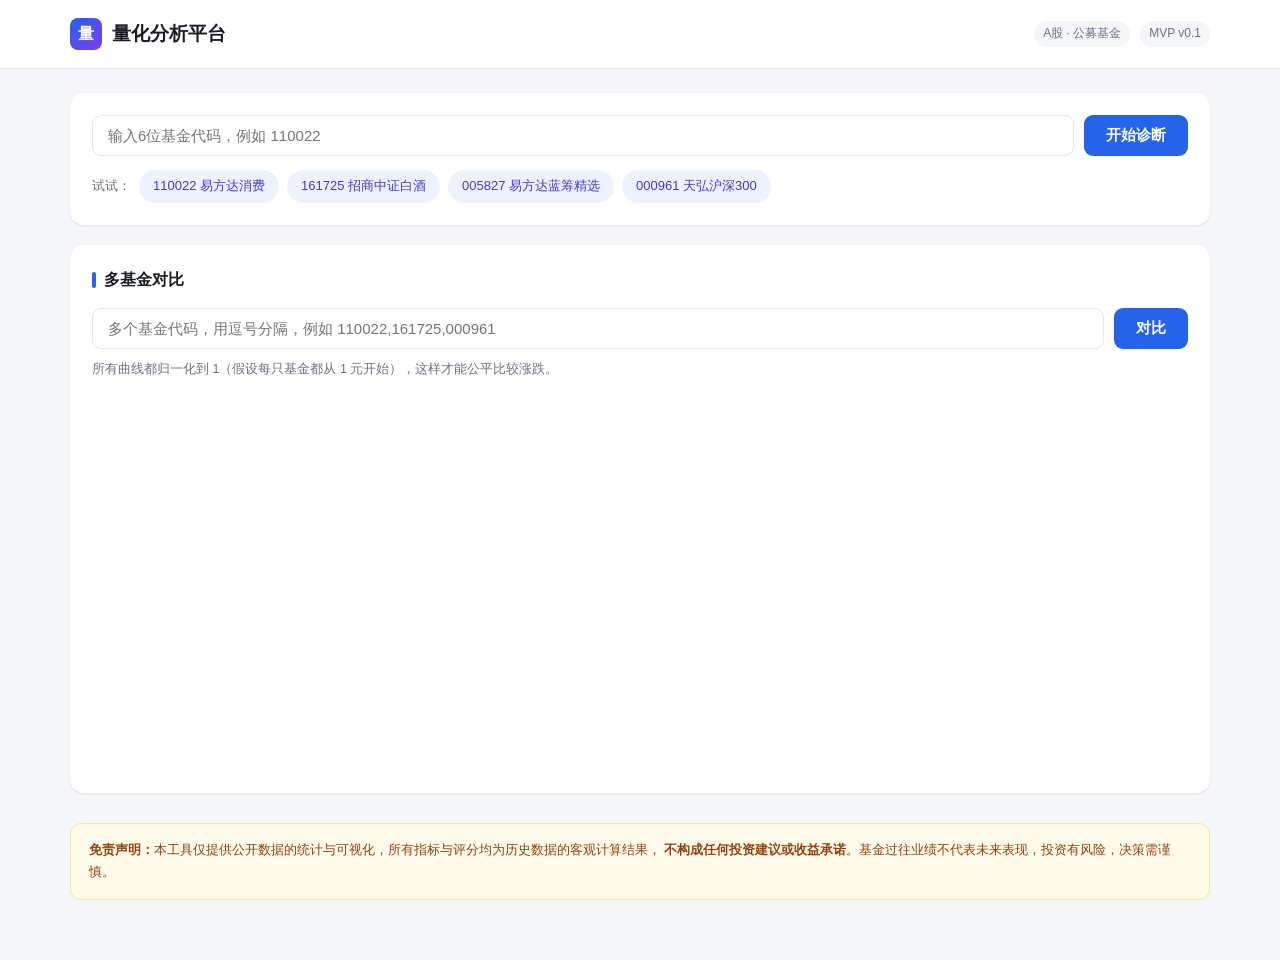
<file: static/index.html>
<!DOCTYPE html>
<html lang="zh-CN">
<head>
<meta charset="UTF-8">
<meta name="viewport" content="width=device-width, initial-scale=1.0">
<title>量化分析平台 · 基金诊断</title>
<script src="/static/vendor/echarts.min.js"></script>
<style>
  :root{
    --bg:#f5f6fa; --card:#ffffff; --text:#1a1d26; --muted:#6b7280;
    --primary:#2563eb; --primary-dark:#1d4ed8; --green:#16a34a; --red:#dc2626;
    --border:#e5e7eb; --shadow:0 1px 3px rgba(0,0,0,.06),0 1px 2px rgba(0,0,0,.04);
  }
  *{box-sizing:border-box;margin:0;padding:0}
  body{
    font-family:-apple-system,BlinkMacSystemFont,"Segoe UI","PingFang SC","Microsoft YaHei",sans-serif;
    background:var(--bg); color:var(--text); line-height:1.6; padding-bottom:60px;
  }
  .container{max-width:1180px;margin:0 auto;padding:0 20px}

  /* 顶部 */
  header{background:#fff;border-bottom:1px solid var(--border);padding:18px 0;margin-bottom:24px}
  .header-inner{display:flex;align-items:center;justify-content:space-between;flex-wrap:wrap;gap:12px}
  .logo{display:flex;align-items:center;gap:10px;font-size:19px;font-weight:700}
  .logo-badge{width:32px;height:32px;border-radius:8px;background:linear-gradient(135deg,#2563eb,#7c3aed);
    color:#fff;display:flex;align-items:center;justify-content:center;font-size:16px;font-weight:700}
  .tag{font-size:12px;color:var(--muted);background:var(--bg);padding:3px 9px;border-radius:20px}

  /* 搜索区 */
  .search-card{background:var(--card);border-radius:14px;padding:22px;box-shadow:var(--shadow);margin-bottom:20px}
  .search-row{display:flex;gap:10px;flex-wrap:wrap}
  input[type=text]{
    flex:1;min-width:200px;padding:11px 15px;border:1px solid var(--border);border-radius:9px;
    font-size:15px;outline:none;transition:.2s;font-family:inherit
  }
  input[type=text]:focus{border-color:var(--primary);box-shadow:0 0 0 3px rgba(37,99,235,.1)}
  button{
    padding:11px 22px;border:none;border-radius:9px;background:var(--primary);color:#fff;
    font-size:15px;font-weight:600;cursor:pointer;transition:.2s;font-family:inherit
  }
  button:hover{background:var(--primary-dark)}
  button:disabled{opacity:.55;cursor:not-allowed}
  .quick{display:flex;gap:8px;flex-wrap:wrap;margin-top:14px;align-items:center}
  .quick span{font-size:13px;color:var(--muted)}
  .chip{
    padding:5px 13px;border-radius:20px;background:#eef2ff;color:#4338ca;font-size:13px;
    cursor:pointer;border:1px solid transparent;transition:.2s
  }
  .chip:hover{background:#e0e7ff;border-color:#c7d2fe}

  /* 卡片 */
  .card{background:var(--card);border-radius:14px;padding:22px;box-shadow:var(--shadow);margin-bottom:20px}
  .card-title{font-size:16px;font-weight:700;margin-bottom:16px;display:flex;align-items:center;gap:8px}
  .card-title::before{content:"";width:4px;height:16px;background:var(--primary);border-radius:2px}

  /* 基金头部信息 */
  .fund-head{display:flex;align-items:flex-start;justify-content:space-between;flex-wrap:wrap;gap:16px;margin-bottom:8px}
  .fund-name{font-size:22px;font-weight:700}
  .fund-meta{font-size:13px;color:var(--muted);margin-top:4px}
  .score-box{text-align:center;min-width:120px}
  .score-num{font-size:38px;font-weight:800;line-height:1.1;color:var(--primary)}
  .score-label{font-size:13px;color:var(--muted)}

  /* 指标网格 */
  .metrics{display:grid;grid-template-columns:repeat(auto-fit,minmax(150px,1fr));gap:14px;margin-top:20px}
  .metric{background:var(--bg);border-radius:11px;padding:15px}
  .metric-label{font-size:12px;color:var(--muted);margin-bottom:5px}
  .metric-value{font-size:21px;font-weight:700;font-variant-numeric:tabular-nums}
  .metric-sub{font-size:11px;color:var(--muted);margin-top:2px}
  .pos{color:var(--red)}   /* A股习惯：红涨绿跌 */
  .neg{color:var(--green)}
  .neutral{color:var(--text)}

  /* 图表 */
  .chart{width:100%;height:380px}
  .chart-sm{width:100%;height:220px}

  /* 状态提示 */
  .hint{padding:16px;text-align:center;color:var(--muted);font-size:14px}
  .error{background:#fef2f2;color:#b91c1c;border:1px solid #fecaca;border-radius:10px;padding:13px 16px;font-size:14px}
  .loading{display:flex;align-items:center;justify-content:center;gap:10px;padding:40px;color:var(--muted)}
  .spinner{width:18px;height:18px;border:2px solid var(--border);border-top-color:var(--primary);
    border-radius:50%;animation:spin .7s linear infinite}
  @keyframes spin{to{transform:rotate(360deg)}}

  .hidden{display:none !important}

  /* 免责声明 */
  .disclaimer{margin-top:30px;padding:16px 18px;background:#fffbeb;border:1px solid #fde68a;
    border-radius:11px;font-size:12.5px;color:#92400e;line-height:1.7}

  /* 对比列表 */
  .legend-dot{display:inline-block;width:9px;height:9px;border-radius:50%;margin-right:6px}
</style>
</head>
<body>

<header>
  <div class="container header-inner">
    <div class="logo">
      <div class="logo-badge">量</div>
      <div>量化分析平台</div>
    </div>
    <div style="display:flex;gap:10px;align-items:center">
      <span class="tag">A股 · 公募基金</span>
      <span class="tag">MVP v0.1</span>
    </div>
  </div>
</header>

<div class="container">

  <!-- 搜索 -->
  <div class="search-card">
    <div class="search-row">
      <input type="text" id="codeInput" placeholder="输入6位基金代码，例如 110022" maxlength="6"
             onkeydown="if(event.key==='Enter') analyze()">
      <button id="analyzeBtn" onclick="analyze()">开始诊断</button>
    </div>
    <div class="quick">
      <span>试试：</span>
      <div class="chip" onclick="quickPick('110022')">110022 易方达消费</div>
      <div class="chip" onclick="quickPick('161725')">161725 招商中证白酒</div>
      <div class="chip" onclick="quickPick('005827')">005827 易方达蓝筹精选</div>
      <div class="chip" onclick="quickPick('000961')">000961 天弘沪深300</div>
    </div>
  </div>

  <!-- 加载/错误 -->
  <div id="loading" class="loading hidden"><div class="spinner"></div><span>正在获取并计算数据…（首次查询需抓取全历史，约1-2秒）</span></div>
  <div id="errorBox" class="error hidden"></div>

  <!-- 结果区 -->
  <div id="result" class="hidden">

    <!-- 概况 -->
    <div class="card">
      <div class="fund-head">
        <div>
          <div class="fund-name" id="fundName">—</div>
          <div class="fund-meta" id="fundMeta">—</div>
        </div>
        <div class="score-box">
          <div class="score-num" id="scoreNum">—</div>
          <div class="score-label" id="scoreGrade">综合评分</div>
        </div>
      </div>

      <div class="metrics" id="metricGrid"></div>
    </div>

    <!-- 净值曲线 -->
    <div class="card">
      <div class="card-title">单位净值走势</div>
      <div id="navChart" class="chart"></div>
    </div>

    <!-- 回撤 -->
    <div class="card">
      <div class="card-title">回撤走势（水下曲线）</div>
      <div class="hint" style="padding:0 0 10px 0;text-align:left;font-size:12.5px">
        曲线越深表示当时亏损越大。这是判断"自己能不能拿得住"最直观的图。
      </div>
      <div id="ddChart" class="chart-sm"></div>
    </div>

    <!-- 评分拆解 -->
    <div class="card">
      <div class="card-title">评分拆解</div>
      <div id="scoreChart" class="chart-sm"></div>
    </div>
  </div>

  <!-- 对比 -->
  <div class="card">
    <div class="card-title">多基金对比</div>
    <div class="search-row">
      <input type="text" id="compareInput" placeholder="多个基金代码，用逗号分隔，例如 110022,161725,000961">
      <button onclick="compare()">对比</button>
    </div>
    <div class="hint" style="text-align:left;font-size:12.5px;padding:10px 0 0">
      所有曲线都归一化到 1（假设每只基金都从 1 元开始），这样才能公平比较涨跌。
    </div>
    <div id="compareChart" class="chart" style="margin-top:12px"></div>
  </div>

  <div class="disclaimer">
    <strong>免责声明：</strong>本工具仅提供公开数据的统计与可视化，所有指标与评分均为历史数据的客观计算结果，
    <strong>不构成任何投资建议或收益承诺</strong>。基金过往业绩不代表未来表现，投资有风险，决策需谨慎。
  </div>
</div>

<script>
// ============================================================
// 全局状态
// ============================================================
let navChartInstance = null;
let ddChartInstance = null;
let scoreChartInstance = null;
let compareChartInstance = null;

const COLORS = ['#2563eb','#dc2626','#16a34a','#d97706','#7c3aed','#0891b2'];

// ============================================================
// 工具函数
// ============================================================
function pct(v, digits = 2){
  if (v === null || v === undefined) return '—';
  return (v * 100).toFixed(digits) + '%';
}
function fmt(v, digits = 2){
  if (v === null || v === undefined) return '—';
  return Number(v).toFixed(digits);
}
function cls(v){
  if (v > 0) return 'pos';
  if (v < 0) return 'neg';
  return 'neutral';
}
function show(id){ document.getElementById(id).classList.remove('hidden'); }
function hide(id){ document.getElementById(id).classList.add('hidden'); }

function quickPick(code){
  document.getElementById('codeInput').value = code;
  analyze();
}

// ============================================================
// 主流程：诊断一只基金
// ============================================================
async function analyze(){
  const code = document.getElementById('codeInput').value.trim();
  if (!/^\d{6}$/.test(code)) {
    showError('请输入6位数字的基金代码，例如 110022');
    return;
  }

  hide('errorBox');
  hide('result');
  show('loading');
  document.getElementById('analyzeBtn').disabled = true;

  try{
    const resp = await fetch(`/api/funds/${code}`);
    if (!resp.ok){
      const err = await resp.json().catch(() => ({}));
      throw new Error(err.detail || `请求失败 (HTTP ${resp.status})`);
    }
    const data = await resp.json();
    // 注意顺序：必须先把结果区显示出来，再初始化图表。
    // 否则 ECharts 在 display:none 的容器里初始化，会得到宽度 0，图形被压成一条竖线。
    show('result');
    renderFund(data);
    // 容器刚从隐藏变可见，通知图表重新测量尺寸
    [navChartInstance, ddChartInstance, scoreChartInstance]
      .forEach(c => c && c.resize());
  } catch(e){
    showError(e.message);
  } finally {
    hide('loading');
    document.getElementById('analyzeBtn').disabled = false;
  }
}

function showError(msg){
  const box = document.getElementById('errorBox');
  box.textContent = '❌ ' + msg;
  box.classList.remove('hidden');
}

// ============================================================
// 渲染
// ============================================================
function renderFund(data){
  const {info, metrics, score, nav_series, drawdown_series} = data;

  // 头部
  document.getElementById('fundName').textContent = info.name || info.code;
  document.getElementById('fundMeta').textContent =
    `${info.code} · ${info.fund_type || '未知类型'} · ${metrics.start_date} 至 ${metrics.end_date} · ${metrics.days} 个交易日`;

  document.getElementById('scoreNum').textContent = score.total_score;
  document.getElementById('scoreGrade').textContent = '综合评分 · ' + score.grade;

  // 指标卡片
  const cards = [
    {label:'区间总收益', value: pct(metrics.total_return), cls: cls(metrics.total_return)},
    {label:'年化收益', value: pct(metrics.annual_return), cls: cls(metrics.annual_return)},
    {label:'最大回撤', value: pct(metrics.max_drawdown), cls: 'neg'},
    {label:'年化波动率', value: pct(metrics.annual_volatility), cls: 'neutral'},
    {label:'夏普比率', value: fmt(metrics.sharpe), cls: cls(metrics.sharpe)},
    {label:'索提诺比率', value: fmt(metrics.sortino), cls: cls(metrics.sortino)},
    {label:'卡玛比率', value: fmt(metrics.calmar), cls: cls(metrics.calmar)},
    {label:'日胜率', value: pct(metrics.win_rate, 1), cls: 'neutral'},
    {label:'最新净值', value: fmt(metrics.latest_nav, 4), cls: 'neutral'},
    {label:'单日最大涨幅', value: pct(metrics.best_day), cls: 'pos'},
    {label:'单日最大跌幅', value: pct(metrics.worst_day), cls: 'neg'},
  ];
  document.getElementById('metricGrid').innerHTML = cards.map(c => `
    <div class="metric">
      <div class="metric-label">${c.label}</div>
      <div class="metric-value ${c.cls}">${c.value}</div>
    </div>`).join('');

  // 净值图
  navChartInstance = navChartInstance || echarts.init(document.getElementById('navChart'));
  navChartInstance.setOption({
    tooltip:{
      trigger:'axis',
      formatter: p => `${p[0].axisValue}<br/>净值：<b>${p[0].data}</b>`
    },
    grid:{left:56, right:24, top:24, bottom:44},
    xAxis:{
      type:'category',
      data: nav_series.map(d => d.date),
      axisLabel:{color:'#6b7280', fontSize:11},
      axisLine:{lineStyle:{color:'#e5e7eb'}}
    },
    yAxis:{
      type:'value', scale:true,
      axisLabel:{color:'#6b7280', fontSize:11},
      splitLine:{lineStyle:{color:'#f3f4f6'}}
    },
    dataZoom:[{type:'inside'}, {type:'slider', height:18, bottom:8}],
    series:[{
      name:'单位净值', type:'line', showSymbol:false,
      data: nav_series.map(d => d.nav),
      lineStyle:{width:1.8, color:'#2563eb'},
      areaStyle:{
        color: new echarts.graphic.LinearGradient(0,0,0,1,[
          {offset:0, color:'rgba(37,99,235,.22)'},
          {offset:1, color:'rgba(37,99,235,.01)'}
        ])
      }
    }]
  }, true);

  // 回撤图
  ddChartInstance = ddChartInstance || echarts.init(document.getElementById('ddChart'));
  ddChartInstance.setOption({
    tooltip:{
      trigger:'axis',
      formatter: p => `${p[0].axisValue}<br/>回撤：<b>${(p[0].data*100).toFixed(2)}%</b>`
    },
    grid:{left:56, right:24, top:20, bottom:34},
    xAxis:{
      type:'category', data: drawdown_series.map(d => d.date),
      axisLabel:{color:'#6b7280', fontSize:11},
      axisLine:{lineStyle:{color:'#e5e7eb'}}
    },
    yAxis:{
      type:'value', max:0,
      axisLabel:{color:'#6b7280', fontSize:11, formatter: v => (v*100).toFixed(0)+'%'},
      splitLine:{lineStyle:{color:'#f3f4f6'}}
    },
    series:[{
      type:'line', showSymbol:false, data: drawdown_series.map(d => d.dd),
      lineStyle:{width:1.4, color:'#dc2626'},
      areaStyle:{color:'rgba(220,38,38,.14)'}
    }]
  }, true);

  // 评分拆解（雷达图）
  scoreChartInstance = scoreChartInstance || echarts.init(document.getElementById('scoreChart'));
  const bd = score.breakdown;
  scoreChartInstance.setOption({
    radar:{
      indicator: Object.keys(bd).map(k => ({name:k, max:100})),
      radius:'62%',
      axisName:{color:'#6b7280', fontSize:12},
      splitLine:{lineStyle:{color:'#e5e7eb'}},
      splitArea:{areaStyle:{color:['#fafafa','#fff']}}
    },
    series:[{
      type:'radar',
      data:[{value:Object.values(bd), name:'评分',
        areaStyle:{color:'rgba(37,99,235,.25)'},
        lineStyle:{color:'#2563eb', width:2},
        itemStyle:{color:'#2563eb'}}]
    }]
  }, true);
}

// ============================================================
// 多基金对比
// ============================================================
async function compare(){
  const raw = document.getElementById('compareInput').value.trim();
  const codes = raw.split(/[,，\s]+/).filter(Boolean);
  if (codes.length < 2){
    showError('请至少输入两个基金代码进行对比');
    return;
  }
  if (!codes.every(c => /^\d{6}$/.test(c))){
    showError('基金代码必须是6位数字');
    return;
  }

  hide('errorBox');
  try{
    const resp = await fetch(`/api/compare?codes=${codes.join(',')}`);
    if (!resp.ok){
      const err = await resp.json().catch(() => ({}));
      throw new Error(err.detail || '对比失败');
    }
    const data = await resp.json();

    compareChartInstance = compareChartInstance || echarts.init(document.getElementById('compareChart'));
    compareChartInstance.setOption({
      color: COLORS,
      tooltip:{trigger:'axis'},
      legend:{top:0, textStyle:{color:'#6b7280', fontSize:12}},
      grid:{left:56, right:24, top:44, bottom:44},
      xAxis:{
        type:'category',
        data: data.funds[0].series.map(d => d.date),
        axisLabel:{color:'#6b7280', fontSize:11},
        axisLine:{lineStyle:{color:'#e5e7eb'}}
      },
      yAxis:{
        type:'value', scale:true,
        axisLabel:{color:'#6b7280', fontSize:11},
        splitLine:{lineStyle:{color:'#f3f4f6'}}
      },
      dataZoom:[{type:'inside'}, {type:'slider', height:18, bottom:8}],
      series: data.funds.map(f => ({
        name: f.name || f.code,
        type:'line', showSymbol:false,
        data: f.series.map(d => d.value),
        lineStyle:{width:1.7}
      }))
    }, true);
  } catch(e){
    showError(e.message);
  }
}

// 窗口尺寸变化时图表自适应
window.addEventListener('resize', () => {
  [navChartInstance, ddChartInstance, scoreChartInstance, compareChartInstance]
    .forEach(c => c && c.resize());
});
</script>
</body>
</html>
</file>
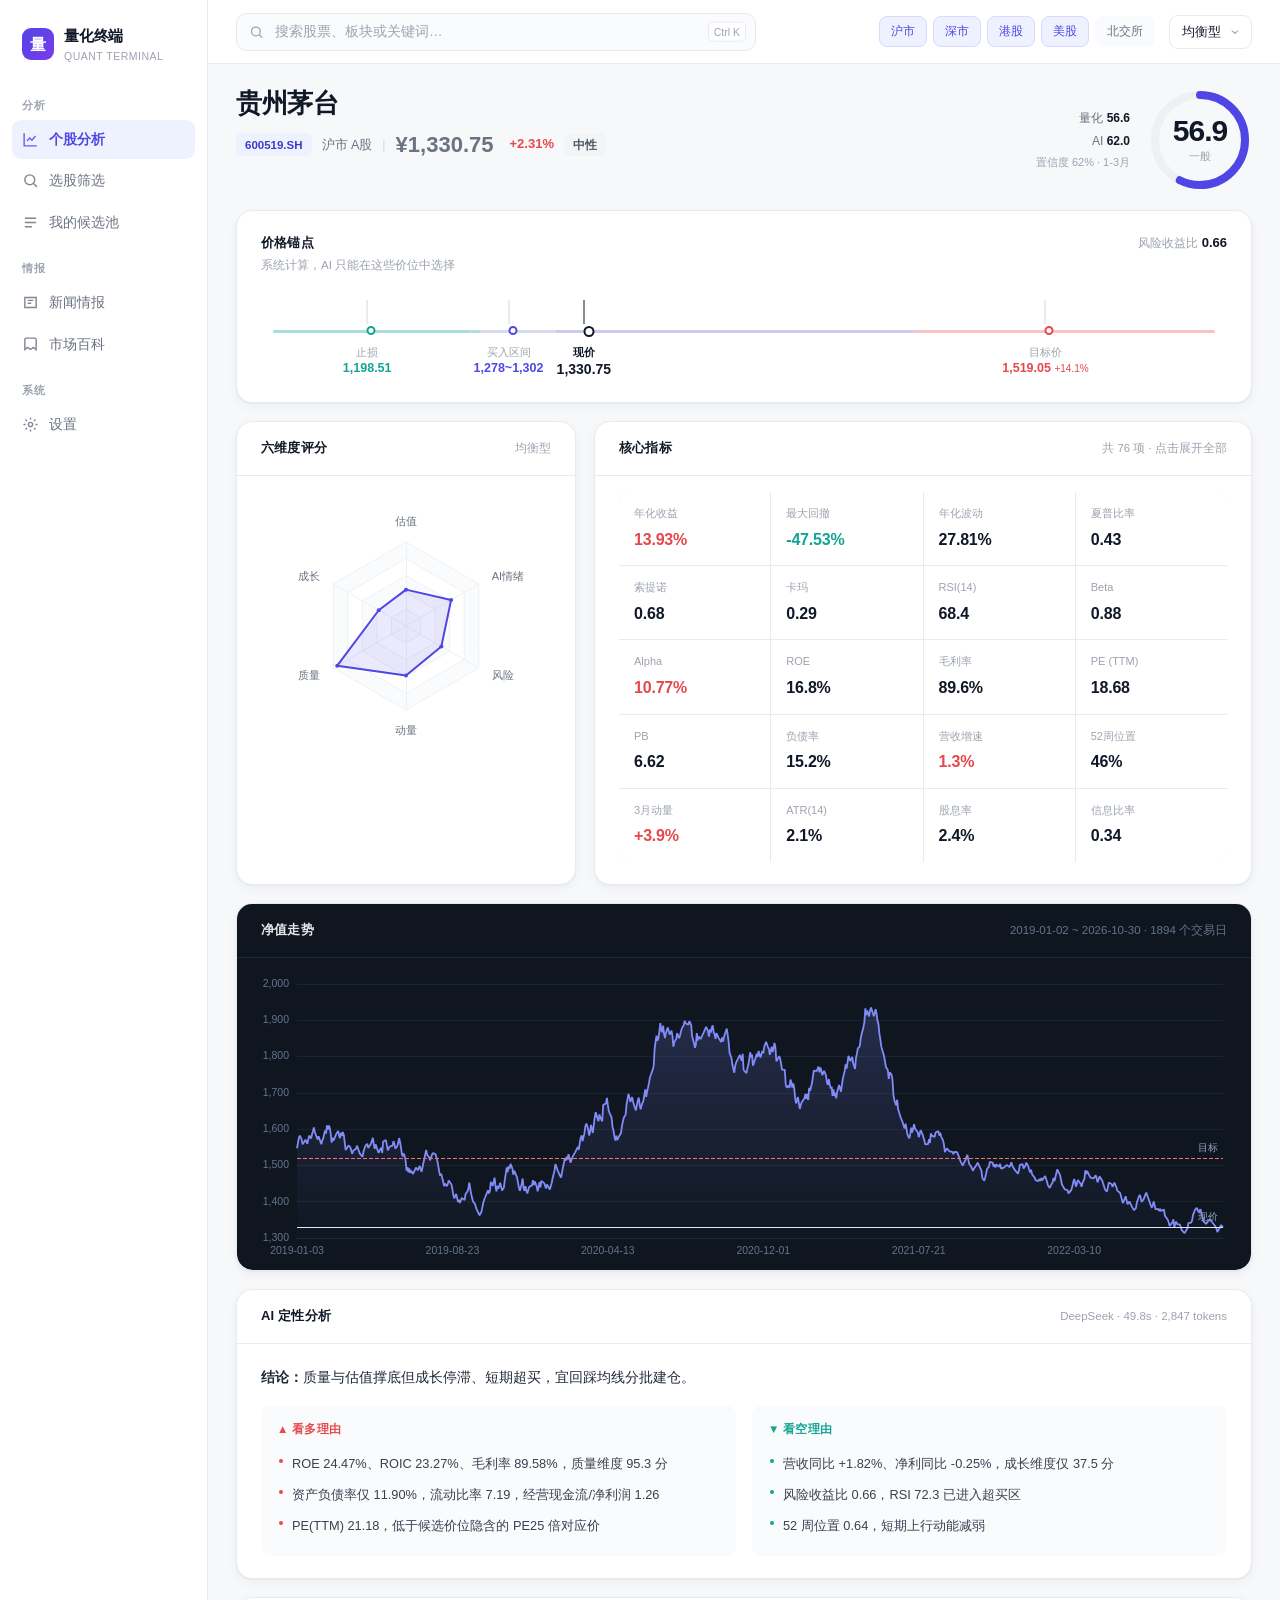
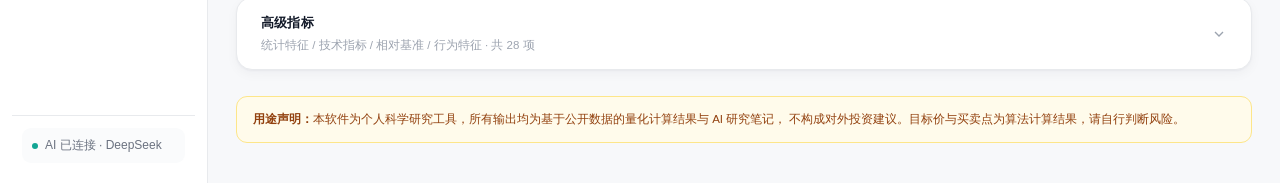
<file: static/design-preview.html>
<!DOCTYPE html>
<html lang="zh-CN">
<head>
<meta charset="UTF-8">
<title>设计预览 · 量化终端 v2</title>
<script src="/static/vendor/echarts.min.js"></script>
<style>
  :root{
    --bg:#f7f8fa;
    --surface:#ffffff;
    --surface-2:#fafbfc;
    --border:#e8eaed;
    --border-strong:#d5d8dd;
    --text:#111827;
    --text-2:#6b7280;
    --text-3:#9ca3af;
    --primary:#4f46e5;
    --primary-soft:#eef2ff;
    --up:#e5484d;
    --down:#12a594;
    --warn:#d97706;
    --chart-bg:#0f1620;
    --radius:16px;
    --shadow:0 1px 2px rgba(16,24,40,.04), 0 4px 12px rgba(16,24,40,.04);
  }
  *{margin:0;padding:0;box-sizing:border-box}
  body{
    font-family:'Inter','SF Pro Display',-apple-system,BlinkMacSystemFont,'PingFang SC','Microsoft YaHei',sans-serif;
    background:var(--bg); color:var(--text); font-size:14px; line-height:1.6;
    -webkit-font-smoothing:antialiased;
  }
  .num{font-variant-numeric:tabular-nums; font-feature-settings:"tnum"}

  /* ============ 布局 ============ */
  .app{display:flex; min-height:100vh}

  /* ---- 侧边栏 ---- */
  .sidebar{
    width:208px; background:var(--surface); border-right:1px solid var(--border);
    display:flex; flex-direction:column; padding:20px 12px; flex-shrink:0;
  }
  .brand{display:flex; align-items:center; gap:10px; padding:4px 10px 22px}
  .brand-mark{
    width:32px; height:32px; border-radius:9px;
    background:linear-gradient(135deg,#4f46e5,#7c3aed);
    display:flex; align-items:center; justify-content:center;
    color:#fff; font-weight:800; font-size:16px;
  }
  .brand-name{font-size:15px; font-weight:700; letter-spacing:-.2px}
  .brand-sub{font-size:10.5px; color:var(--text-3); letter-spacing:.5px}

  .nav-group{margin-bottom:6px}
  .nav-label{
    font-size:10.5px; color:var(--text-3); letter-spacing:.8px;
    padding:10px 10px 6px; text-transform:uppercase; font-weight:600;
  }
  .nav-item{
    display:flex; align-items:center; gap:10px; padding:9px 10px;
    border-radius:9px; color:var(--text-2); cursor:pointer;
    font-size:13.5px; font-weight:500; transition:.15s; margin-bottom:2px;
  }
  .nav-item:hover{background:var(--surface-2); color:var(--text)}
  .nav-item.active{background:var(--primary-soft); color:var(--primary); font-weight:600}
  .nav-icon{width:17px; height:17px; flex-shrink:0; opacity:.85}

  .sidebar-foot{margin-top:auto; padding:12px 10px 0; border-top:1px solid var(--border)}
  .ai-pill{
    display:flex; align-items:center; gap:7px; padding:8px 10px;
    background:var(--surface-2); border-radius:9px; font-size:12px; color:var(--text-2);
  }
  .dot{width:6px; height:6px; border-radius:50%; background:var(--down)}

  /* ---- 主区 ---- */
  .main{flex:1; min-width:0; display:flex; flex-direction:column}

  /* 顶栏 */
  .topbar{
    height:64px; background:var(--surface); border-bottom:1px solid var(--border);
    display:flex; align-items:center; gap:14px; padding:0 28px; flex-shrink:0;
  }
  .search{
    flex:1; max-width:520px; position:relative;
  }
  .search input{
    width:100%; height:38px; padding:0 14px 0 38px;
    background:var(--surface-2); border:1px solid var(--border);
    border-radius:10px; font-size:13.5px; color:var(--text);
    outline:none; font-family:inherit; transition:.15s;
  }
  .search input::placeholder{color:var(--text-3)}
  .search input:focus{
    background:#fff; border-color:var(--primary);
    box-shadow:0 0 0 3px rgba(79,70,229,.08);
  }
  .search-icon{
    position:absolute; left:13px; top:50%; transform:translateY(-50%);
    width:15px; height:15px; color:var(--text-3); pointer-events:none;
  }
  .search-kbd{
    position:absolute; right:10px; top:50%; transform:translateY(-50%);
    font-size:10.5px; color:var(--text-3); border:1px solid var(--border);
    border-radius:5px; padding:1px 5px; background:#fff;
  }

  .market-chips{display:flex; gap:6px; margin-left:auto}
  .chip{
    padding:5px 11px; border-radius:8px; font-size:12px; font-weight:500;
    color:var(--text-2); background:var(--surface-2); border:1px solid transparent;
    cursor:pointer; transition:.15s;
  }
  .chip.on{background:var(--primary-soft); color:var(--primary); border-color:#ddd8fe}

  .mode-select{
    height:34px; padding:0 30px 0 12px; border:1px solid var(--border);
    border-radius:9px; background:#fff; font-size:12.5px; color:var(--text);
    font-family:inherit; cursor:pointer; outline:none;
    appearance:none;
    background-image:url("data:image/svg+xml;charset=utf8,%3Csvg xmlns='http://www.w3.org/2000/svg' width='12' height='12' viewBox='0 0 24 24' fill='none' stroke='%236b7280' stroke-width='2'%3E%3Cpath d='M6 9l6 6 6-6'/%3E%3C/svg%3E");
    background-repeat:no-repeat; background-position:right 10px center;
  }

  /* 内容 */
  .content{padding:24px 28px 40px; overflow-y:auto}

  /* ============ 卡片 ============ */
  .card{
    background:var(--surface); border:1px solid var(--border);
    border-radius:var(--radius); box-shadow:var(--shadow);
  }
  .card-pad{padding:22px 24px}
  .card-head{
    display:flex; align-items:center; justify-content:space-between;
    padding:16px 24px; border-bottom:1px solid var(--border);
  }
  .card-title{font-size:13px; font-weight:600; color:var(--text); letter-spacing:.2px}
  .card-sub{font-size:11.5px; color:var(--text-3); font-weight:400}

  /* ============ 标的头部 ============ */
  .hero{
    display:flex; align-items:flex-start; justify-content:space-between;
    gap:24px; margin-bottom:18px;
  }
  .hero-name{font-size:26px; font-weight:800; letter-spacing:-.5px; line-height:1.2}
  .hero-meta{
    display:flex; align-items:center; gap:10px; margin-top:8px;
    font-size:12.5px; color:var(--text-2); flex-wrap:wrap;
  }
  .tag{
    display:inline-flex; align-items:center; gap:4px;
    padding:2.5px 9px; border-radius:6px; font-size:11.5px; font-weight:600;
  }
  .tag-market{background:#eef2ff; color:#4338ca}
  .tag-neutral{background:#f3f4f6; color:#4b5563}
  .tag-watch{background:#dbeafe; color:#1e40af}
  .price-now{font-size:22px; font-weight:800}
  .price-chg{font-size:13px; font-weight:600; margin-left:6px}

  /* 评分环 */
  .score-wrap{display:flex; align-items:center; gap:18px}
  .ring{position:relative; width:104px; height:104px; flex-shrink:0}
  .ring svg{transform:rotate(-90deg)}
  .ring-center{
    position:absolute; inset:0; display:flex; flex-direction:column;
    align-items:center; justify-content:center;
  }
  .ring-num{font-size:30px; font-weight:800; letter-spacing:-1px; line-height:1}
  .ring-lbl{font-size:10.5px; color:var(--text-3); margin-top:2px}
  .score-detail{font-size:12px; color:var(--text-2); line-height:1.9}
  .score-detail b{color:var(--text); font-weight:600}

  /* ============ 价格轴 ============ */
  .axis-card{padding:22px 24px 28px}
  .axis-head{display:flex; justify-content:space-between; align-items:baseline; margin-bottom:26px}
  .axis-track{position:relative; height:74px; margin:0 12px}

  .axis-line{
    position:absolute; top:30px; left:0; right:0; height:3px;
    background:linear-gradient(90deg,#12a594 0%,#12a594 22%,#94a3b8 22%,#94a3b8 30%,#4f46e5 30%,#4f46e5 68%,#e5484d 68%,#e5484d 100%);
    border-radius:2px; opacity:.25;
  }
  .axis-seg{position:absolute; top:30px; height:3px; border-radius:2px}

  .axis-mark{position:absolute; top:0; transform:translateX(-50%); text-align:center; width:1px}
  .axis-mark .stem{width:1px; height:24px; margin:0 auto; background:var(--border-strong)}
  .axis-mark .pip{
    width:9px; height:9px; border-radius:50%; background:#fff;
    border:2.5px solid var(--text-3); margin:2px auto 0; position:relative; z-index:2;
  }
  .axis-mark .label{
    font-size:10.5px; color:var(--text-3); white-space:nowrap;
    position:absolute; top:44px; left:50%; transform:translateX(-50%);
  }
  .axis-mark .val{
    font-size:12.5px; font-weight:700; white-space:nowrap;
    position:absolute; top:58px; left:50%; transform:translateX(-50%);
  }
  .axis-mark.now .pip{border-color:var(--text); width:11px; height:11px}
  .axis-mark.now .val{font-size:14px}
  .axis-mark.stop .pip{border-color:var(--down)}
  .axis-mark.stop .val{color:var(--down)}
  .axis-mark.target .pip{border-color:var(--up)}
  .axis-mark.target .val{color:var(--up)}
  .axis-mark.buy .pip{border-color:var(--primary)}
  .axis-mark.buy .val{color:var(--primary)}

  /* ============ 指标网格 ============ */
  .grid-2{display:grid; grid-template-columns:340px 1fr; gap:18px}
  @media(max-width:1100px){.grid-2{grid-template-columns:1fr}}

  .kv-grid{display:grid; grid-template-columns:repeat(5,1fr); gap:1px;
    background:var(--border); border-radius:12px; overflow:hidden}
  @media(max-width:1500px){.kv-grid{grid-template-columns:repeat(4,1fr)}}
  .kv{background:var(--surface); padding:13px 15px}
  .kv .k{font-size:11px; color:var(--text-3); margin-bottom:4px; white-space:nowrap}
  .kv .v{font-size:16px; font-weight:700; letter-spacing:-.2px}
  .v-up{color:var(--up)} .v-down{color:var(--down)}

  /* ============ 图表 ============ */
  .chart-dark{
    background:var(--chart-bg); border-radius:0 0 var(--radius) var(--radius);
    padding:8px 4px 4px;
  }
  .chart-dark .chart{width:100%; height:300px}

  /* ============ AI 卡片 ============ */
  .ai-grid{display:grid; grid-template-columns:1fr 1fr; gap:16px}
  @media(max-width:900px){.ai-grid{grid-template-columns:1fr}}
  .ai-block{padding:15px 16px; background:var(--surface-2); border-radius:11px}
  .ai-block h5{
    font-size:11.5px; font-weight:700; letter-spacing:.3px; margin-bottom:9px;
    display:flex; align-items:center; gap:6px;
  }
  .ai-block ul{list-style:none}
  .ai-block li{
    font-size:12.8px; color:#374151; line-height:1.65;
    padding:5px 0 5px 15px; position:relative;
  }
  .ai-block li::before{
    content:""; position:absolute; left:2px; top:11px;
    width:4px; height:4px; border-radius:50%; background:var(--text-3);
  }
  .ai-bull li::before{background:var(--up)}
  .ai-bear li::before{background:var(--down)}

  /* 折叠 */
  .collapse-head{
    display:flex; align-items:center; justify-content:space-between;
    padding:15px 24px; cursor:pointer; user-select:none;
  }
  .collapse-head:hover{background:var(--surface-2)}

  .divider{height:1px; background:var(--border); margin:18px 0}

  /* 免责 */
  .disclaimer{
    margin-top:26px; padding:13px 16px; border-radius:11px;
    background:#fffbeb; border:1px solid #fde68a;
    font-size:11.5px; color:#92400e; line-height:1.65;
  }
</style>
</head>
<body>
<div class="app">

  <!-- ==================== 侧边栏 ==================== -->
  <aside class="sidebar">
    <div class="brand">
      <div class="brand-mark">量</div>
      <div>
        <div class="brand-name">量化终端</div>
        <div class="brand-sub">QUANT TERMINAL</div>
      </div>
    </div>

    <div class="nav-group">
      <div class="nav-label">分析</div>
      <div class="nav-item active">
        <svg class="nav-icon" viewBox="0 0 24 24" fill="none" stroke="currentColor" stroke-width="2"><path d="M3 3v18h18"/><path d="M7 14l4-4 3 3 5-6"/></svg>
        个股分析
      </div>
      <div class="nav-item">
        <svg class="nav-icon" viewBox="0 0 24 24" fill="none" stroke="currentColor" stroke-width="2"><circle cx="11" cy="11" r="7"/><path d="M21 21l-4.3-4.3"/></svg>
        选股筛选
      </div>
      <div class="nav-item">
        <svg class="nav-icon" viewBox="0 0 24 24" fill="none" stroke="currentColor" stroke-width="2"><path d="M4 6h16M4 12h16M4 18h10"/></svg>
        我的候选池
      </div>
    </div>

    <div class="nav-group">
      <div class="nav-label">情报</div>
      <div class="nav-item">
        <svg class="nav-icon" viewBox="0 0 24 24" fill="none" stroke="currentColor" stroke-width="2"><path d="M4 5h16v14H4z"/><path d="M8 9h8M8 13h5"/></svg>
        新闻情报
      </div>
      <div class="nav-item">
        <svg class="nav-icon" viewBox="0 0 24 24" fill="none" stroke="currentColor" stroke-width="2"><path d="M4 19V5a2 2 0 012-2h12a2 2 0 012 2v14l-4-3-4 3-4-3-4 3z"/></svg>
        市场百科
      </div>
    </div>

    <div class="nav-group">
      <div class="nav-label">系统</div>
      <div class="nav-item">
        <svg class="nav-icon" viewBox="0 0 24 24" fill="none" stroke="currentColor" stroke-width="2"><circle cx="12" cy="12" r="3"/><path d="M12 2v3m0 14v3M2 12h3m14 0h3M5 5l2 2m10 10l2 2M19 5l-2 2M7 17l-2 2"/></svg>
        设置
      </div>
    </div>

    <div class="sidebar-foot">
      <div class="ai-pill"><span class="dot"></span> AI 已连接 · DeepSeek</div>
    </div>
  </aside>

  <!-- ==================== 主区 ==================== -->
  <div class="main">

    <!-- 顶栏 -->
    <header class="topbar">
      <div class="search">
        <svg class="search-icon" viewBox="0 0 24 24" fill="none" stroke="currentColor" stroke-width="2"><circle cx="11" cy="11" r="7"/><path d="M21 21l-4.3-4.3"/></svg>
        <input type="text" placeholder="搜索股票、板块或关键词…">
        <span class="search-kbd">Ctrl K</span>
      </div>

      <div class="market-chips">
        <span class="chip on">沪市</span>
        <span class="chip on">深市</span>
        <span class="chip on">港股</span>
        <span class="chip on">美股</span>
        <span class="chip">北交所</span>
      </div>

      <select class="mode-select">
        <option>均衡型</option>
        <option>价值型</option>
        <option>成长型</option>
      </select>
    </header>

    <!-- 内容 -->
    <div class="content">

      <!-- 标的头部 -->
      <div class="hero">
        <div>
          <div class="hero-name">贵州茅台</div>
          <div class="hero-meta">
            <span class="tag tag-market">600519.SH</span>
            <span>沪市 A股</span>
            <span style="color:var(--border-strong)">|</span>
            <span class="price-now num">¥1,330.75</span>
            <span class="price-chg num v-up">+2.31%</span>
            <span class="tag tag-neutral">中性</span>
          </div>
        </div>

        <div class="score-wrap">
          <div class="score-detail" style="text-align:right">
            <div>量化 <b class="num">56.6</b></div>
            <div>AI <b class="num">62.0</b></div>
            <div style="color:var(--text-3);font-size:11px">置信度 62% · 1-3月</div>
          </div>
          <div class="ring">
            <svg width="104" height="104">
              <circle cx="52" cy="52" r="45" fill="none" stroke="#eef0f3" stroke-width="8"/>
              <circle cx="52" cy="52" r="45" fill="none" stroke="#4f46e5" stroke-width="8"
                      stroke-linecap="round"
                      stroke-dasharray="282.7"
                      stroke-dashoffset="120.6"/>
            </svg>
            <div class="ring-center">
              <div class="ring-num num">56.9</div>
              <div class="ring-lbl">一般</div>
            </div>
          </div>
        </div>
      </div>

      <!-- 价格轴 -->
      <div class="card axis-card" style="margin-bottom:18px">
        <div class="axis-head">
          <div>
            <div class="card-title">价格锚点</div>
            <div class="card-sub" style="margin-top:2px">系统计算，AI 只能在这些价位中选择</div>
          </div>
          <div style="font-size:11.5px;color:var(--text-3)">风险收益比 <b class="num" style="color:var(--text);font-size:13px">0.66</b></div>
        </div>

        <div class="axis-track">
          <!-- 区间条 -->
          <div class="axis-seg" style="left:0%;width:21%;background:rgba(18,165,148,.14)"></div>
          <div class="axis-seg" style="left:21%;width:9%;background:rgba(79,70,229,.10)"></div>
          <div class="axis-seg" style="left:30%;width:38%;background:rgba(148,163,184,.10)"></div>
          <div class="axis-seg" style="left:68%;width:32%;background:rgba(229,72,77,.10)"></div>
          <div class="axis-line"></div>

          <!-- 标记点 -->
          <div class="axis-mark stop" style="left:10%">
            <div class="stem"></div><div class="pip"></div>
            <div class="label">止损</div>
            <div class="val num">1,198.51</div>
          </div>
          <div class="axis-mark buy" style="left:25%">
            <div class="stem"></div><div class="pip"></div>
            <div class="label">买入区间</div>
            <div class="val num">1,278~1,302</div>
          </div>
          <div class="axis-mark now" style="left:33%">
            <div class="stem" style="background:var(--text)"></div><div class="pip"></div>
            <div class="label" style="color:var(--text);font-weight:600">现价</div>
            <div class="val num">1,330.75</div>
          </div>
          <div class="axis-mark target" style="left:82%">
            <div class="stem"></div><div class="pip"></div>
            <div class="label">目标价</div>
            <div class="val num">1,519.05 <span style="font-size:10px;font-weight:500">+14.1%</span></div>
          </div>
        </div>
      </div>

      <!-- 雷达 + 指标 -->
      <div class="grid-2" style="margin-bottom:18px">
        <div class="card">
          <div class="card-head">
            <div class="card-title">六维度评分</div>
            <div class="card-sub">均衡型</div>
          </div>
          <div id="radar" style="height:300px"></div>
        </div>

        <div class="card">
          <div class="card-head">
            <div class="card-title">核心指标</div>
            <div class="card-sub">共 76 项 · 点击展开全部</div>
          </div>
          <div class="card-pad" style="padding-top:16px">
            <div class="kv-grid">
              <div class="kv"><div class="k">年化收益</div><div class="v num v-up">13.93%</div></div>
              <div class="kv"><div class="k">最大回撤</div><div class="v num v-down">-47.53%</div></div>
              <div class="kv"><div class="k">年化波动</div><div class="v num">27.81%</div></div>
              <div class="kv"><div class="k">夏普比率</div><div class="v num">0.43</div></div>
              <div class="kv"><div class="k">索提诺</div><div class="v num">0.68</div></div>
              <div class="kv"><div class="k">卡玛</div><div class="v num">0.29</div></div>
              <div class="kv"><div class="k">RSI(14)</div><div class="v num">68.4</div></div>
              <div class="kv"><div class="k">Beta</div><div class="v num">0.88</div></div>
              <div class="kv"><div class="k">Alpha</div><div class="v num v-up">10.77%</div></div>
              <div class="kv"><div class="k">ROE</div><div class="v num">16.8%</div></div>
              <div class="kv"><div class="k">毛利率</div><div class="v num">89.6%</div></div>
              <div class="kv"><div class="k">PE (TTM)</div><div class="v num">18.68</div></div>
              <div class="kv"><div class="k">PB</div><div class="v num">6.62</div></div>
              <div class="kv"><div class="k">负债率</div><div class="v num">15.2%</div></div>
              <div class="kv"><div class="k">营收增速</div><div class="v num v-up">1.3%</div></div>
              <div class="kv"><div class="k">52周位置</div><div class="v num">46%</div></div>
              <div class="kv"><div class="k">3月动量</div><div class="v num v-up">+3.9%</div></div>
              <div class="kv"><div class="k">ATR(14)</div><div class="v num">2.1%</div></div>
              <div class="kv"><div class="k">股息率</div><div class="v num">2.4%</div></div>
              <div class="kv"><div class="k">信息比率</div><div class="v num">0.34</div></div>
            </div>
          </div>
        </div>
      </div>

      <!-- 走势图（深色） -->
      <div class="card" style="margin-bottom:18px;overflow:hidden">
        <div class="card-head" style="background:var(--chart-bg);border-bottom:1px solid #1e2938">
          <div class="card-title" style="color:#e5e7eb">净值走势</div>
          <div class="card-sub" style="color:#64748b">2019-01-02 ~ 2026-10-30 · 1894 个交易日</div>
        </div>
        <div class="chart-dark"><div id="kline" class="chart"></div></div>
      </div>

      <!-- AI 分析 -->
      <div class="card" style="margin-bottom:18px">
        <div class="card-head">
          <div class="card-title">AI 定性分析</div>
          <div class="card-sub">DeepSeek · 49.8s · 2,847 tokens</div>
        </div>
        <div class="card-pad">
          <div style="font-size:14px;color:#1f2937;margin-bottom:16px;line-height:1.7">
            <b>结论：</b>质量与估值撑底但成长停滞、短期超买，宜回踩均线分批建仓。
          </div>
          <div class="ai-grid">
            <div class="ai-block ai-bull">
              <h5 style="color:var(--up)">▲ 看多理由</h5>
              <ul>
                <li>ROE 24.47%、ROIC 23.27%、毛利率 89.58%，质量维度 95.3 分</li>
                <li>资产负债率仅 11.90%，流动比率 7.19，经营现金流/净利润 1.26</li>
                <li>PE(TTM) 21.18，低于候选价位隐含的 PE25 倍对应价</li>
              </ul>
            </div>
            <div class="ai-block ai-bear">
              <h5 style="color:var(--down)">▼ 看空理由</h5>
              <ul>
                <li>营收同比 +1.82%、净利同比 -0.25%，成长维度仅 37.5 分</li>
                <li>风险收益比 0.66，RSI 72.3 已进入超买区</li>
                <li>52 周位置 0.64，短期上行动能减弱</li>
              </ul>
            </div>
          </div>
        </div>
      </div>

      <!-- 折叠：高级指标 -->
      <div class="card" style="margin-bottom:18px">
        <div class="collapse-head">
          <div>
            <div class="card-title">高级指标</div>
            <div class="card-sub" style="margin-top:2px">统计特征 / 技术指标 / 相对基准 / 行为特征 · 共 28 项</div>
          </div>
          <svg width="16" height="16" viewBox="0 0 24 24" fill="none" stroke="#9ca3af" stroke-width="2"><path d="M6 9l6 6 6-6"/></svg>
        </div>
      </div>

      <div class="disclaimer">
        <b>用途声明：</b>本软件为个人科学研究工具，所有输出均为基于公开数据的量化计算结果与 AI 研究笔记，
        不构成对外投资建议。目标价与买卖点为算法计算结果，请自行判断风险。
      </div>

    </div>
  </div>
</div>

<script>
// ============ 雷达图 ============
const radar = echarts.init(document.getElementById('radar'));
radar.setOption({
  radar: {
    indicator: [
      {name:'估值', max:100}, {name:'成长', max:100}, {name:'质量', max:100},
      {name:'动量', max:100}, {name:'风险', max:100}, {name:'AI情绪', max:100}
    ],
    radius:'56%',
    axisName:{color:'#6b7280', fontSize:11, padding:[0,0,0,0]},
    splitLine:{lineStyle:{color:'#eef0f3'}},
    splitArea:{areaStyle:{color:['#fafbfc','#ffffff']}},
    axisLine:{lineStyle:{color:'#eef0f3'}}
  },
  series:[{
    type:'radar',
    data:[{
      value:[43.3, 37.5, 94.5, 59.0, 48.6, 62.0],
      areaStyle:{color:'rgba(79,70,229,.16)'},
      lineStyle:{color:'#4f46e5', width:2},
      itemStyle:{color:'#4f46e5'}
    }],
    symbolSize:4
  }]
});

// ============ 深色走势图 ============
const kline = echarts.init(document.getElementById('kline'));

// 造一段茅台风格的历史曲线（2019-2026）
const dates = [], closes = [];
let base = 600, d = new Date(2019,0,2);
const phases = [
  {months:12, drift:0.035, vol:0.02},   // 2019 上涨
  {months:14, drift:0.055, vol:0.025},  // 2020-2021 冲高
  {months:18, drift:-0.028, vol:0.022}, // 2021-2023 回落
  {months:12, drift:0.008, vol:0.018},  // 2024 震荡
  {months:10, drift:0.012, vol:0.016},  // 2025-2026 修复
];
let rnd = 42;
function rand(){ rnd = (rnd*1103515245+12345) & 0x7fffffff; return (rnd/0x7fffffff-0.5)*2; }

phases.forEach(ph=>{
  for(let i=0;i<ph.months*21;i++){
    base *= (1 + ph.drift/252 + rand()*ph.vol*0.5);
    d.setDate(d.getDate()+1);
    if(d.getDay()===0||d.getDay()===6) continue;
    dates.push(d.toISOString().slice(0,10));
    closes.push(+base.toFixed(2));
  }
});
// 归一到结尾 1330
const scale = 1330 / closes[closes.length-1];
closes.forEach((v,i)=>closes[i]=+(v*scale).toFixed(2));

kline.setOption({
  backgroundColor:'transparent',
  tooltip:{
    trigger:'axis',
    backgroundColor:'rgba(15,22,32,.95)',
    borderColor:'#1e2938',
    textStyle:{color:'#e5e7eb', fontSize:12},
    axisPointer:{type:'line', lineStyle:{color:'#334155'}}
  },
  grid:{left:56, right:24, top:18, bottom:28},
  xAxis:{
    type:'category', data:dates, boundaryGap:false,
    axisLabel:{color:'#64748b', fontSize:10.5, interval: Math.floor(dates.length/6)},
    axisLine:{lineStyle:{color:'#1e2938'}},
    axisTick:{show:false}
  },
  yAxis:{
    type:'value', scale:true,
    axisLabel:{color:'#64748b', fontSize:10.5},
    splitLine:{lineStyle:{color:'#1a2330'}}
  },
  series:[{
    type:'line', showSymbol:false, data:closes,
    lineStyle:{width:1.8, color:'#818cf8'},
    areaStyle:{
      color:new echarts.graphic.LinearGradient(0,0,0,1,[
        {offset:0, color:'rgba(129,140,248,.28)'},
        {offset:1, color:'rgba(129,140,248,.02)'}
      ])
    },
    markLine:{
      silent:true, symbol:'none',
      label:{fontSize:10, color:'#94a3b8'},
      data:[
        {yAxis:1330.75, lineStyle:{color:'#e2e8f0', type:'solid'}, label:{formatter:'现价', position:'insideEndTop'}},
        {yAxis:1519.05, lineStyle:{color:'#f87171', type:'dashed'}, label:{formatter:'目标', position:'insideEndTop'}},
        {yAxis:1198.51, lineStyle:{color:'#34d399', type:'dashed'}, label:{formatter:'止损', position:'insideEndTop'}}
      ]
    }
  }]
});

window.addEventListener('resize',()=>{radar.resize();kline.resize();});
</script>
</body>
</html>
</file>
